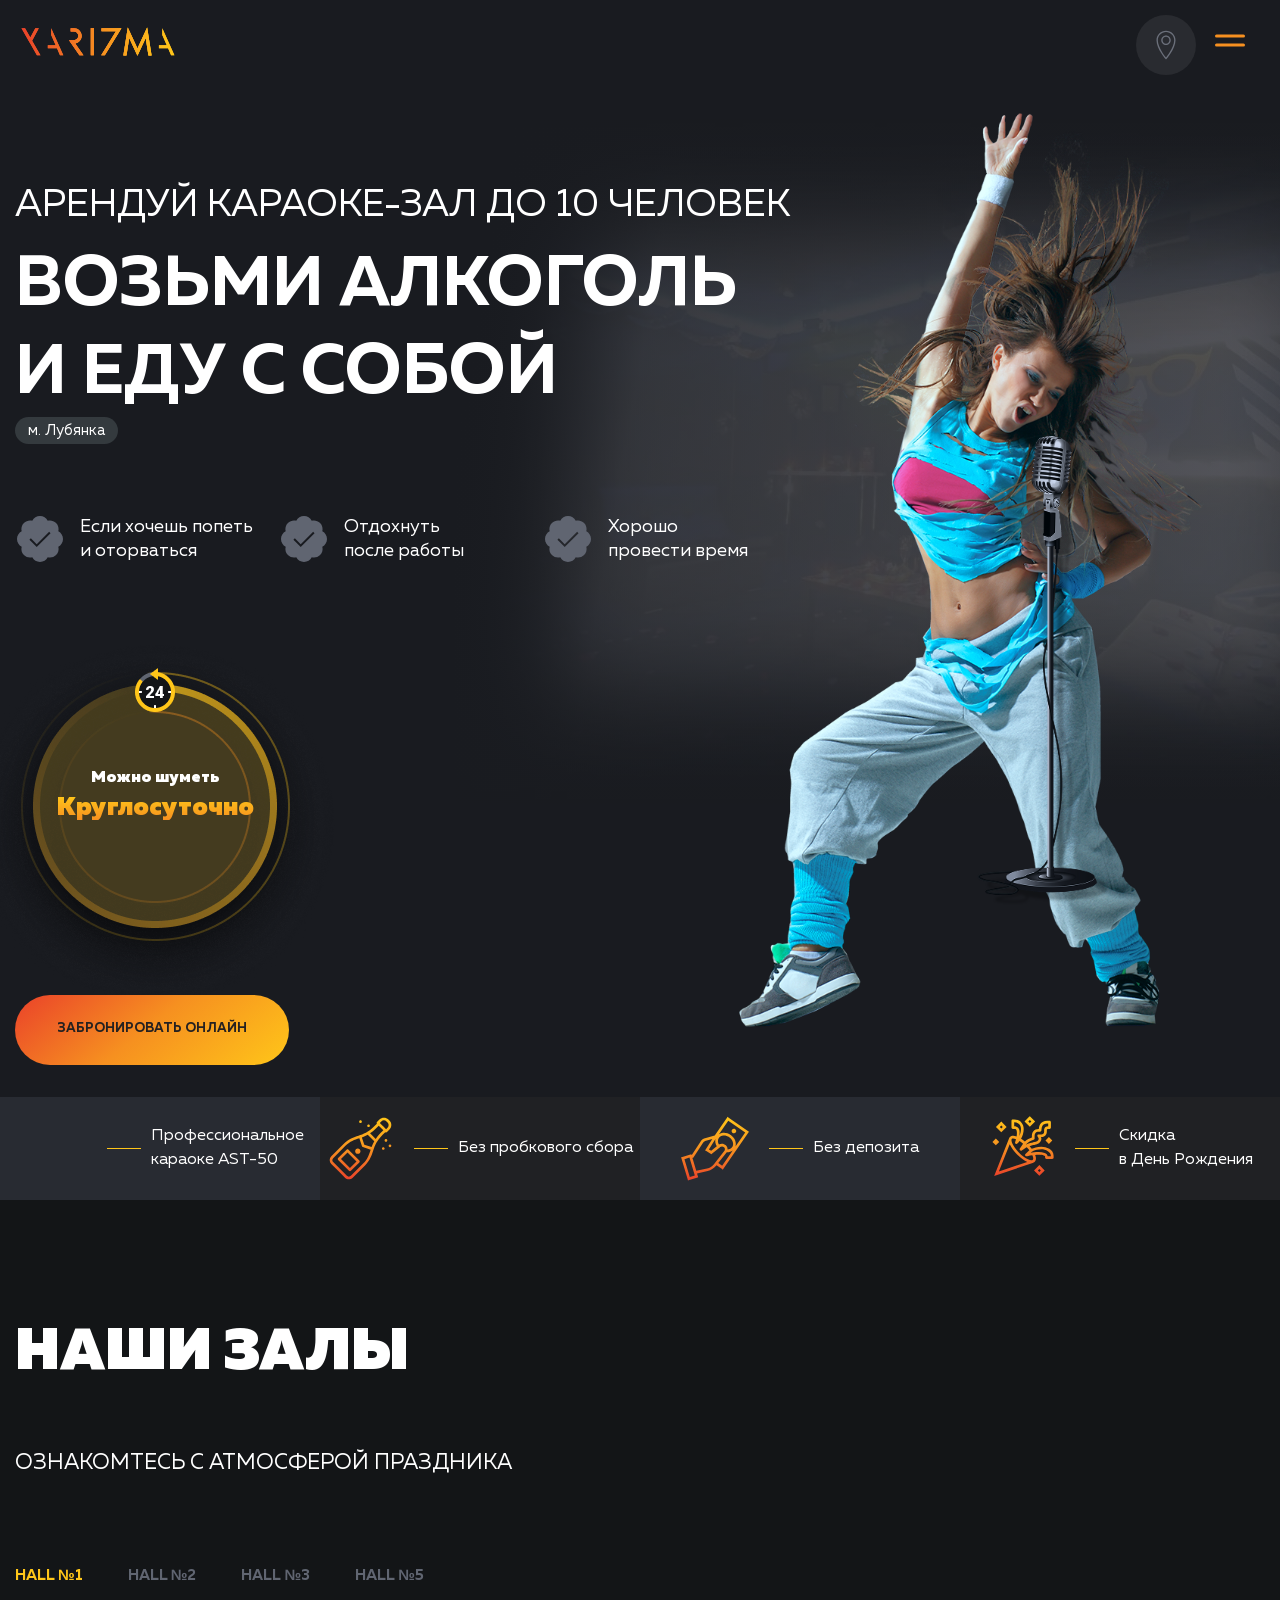
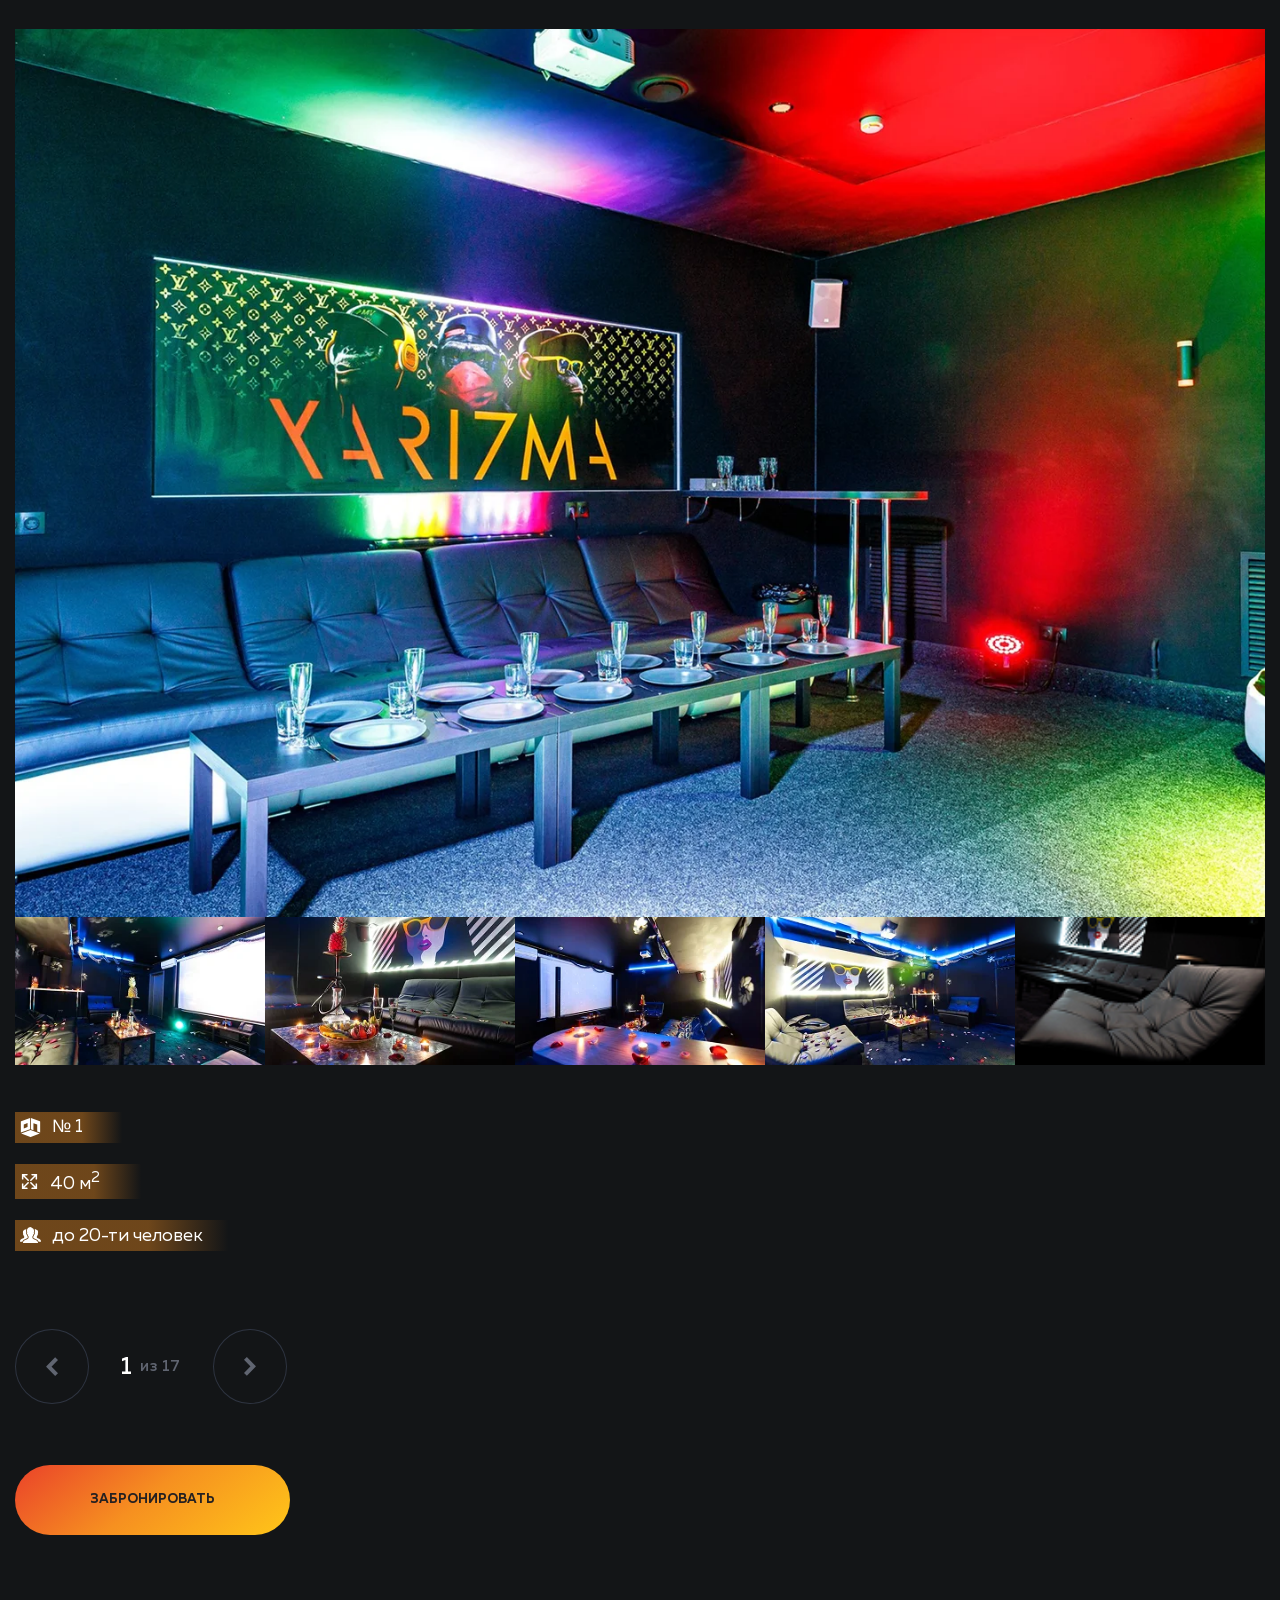
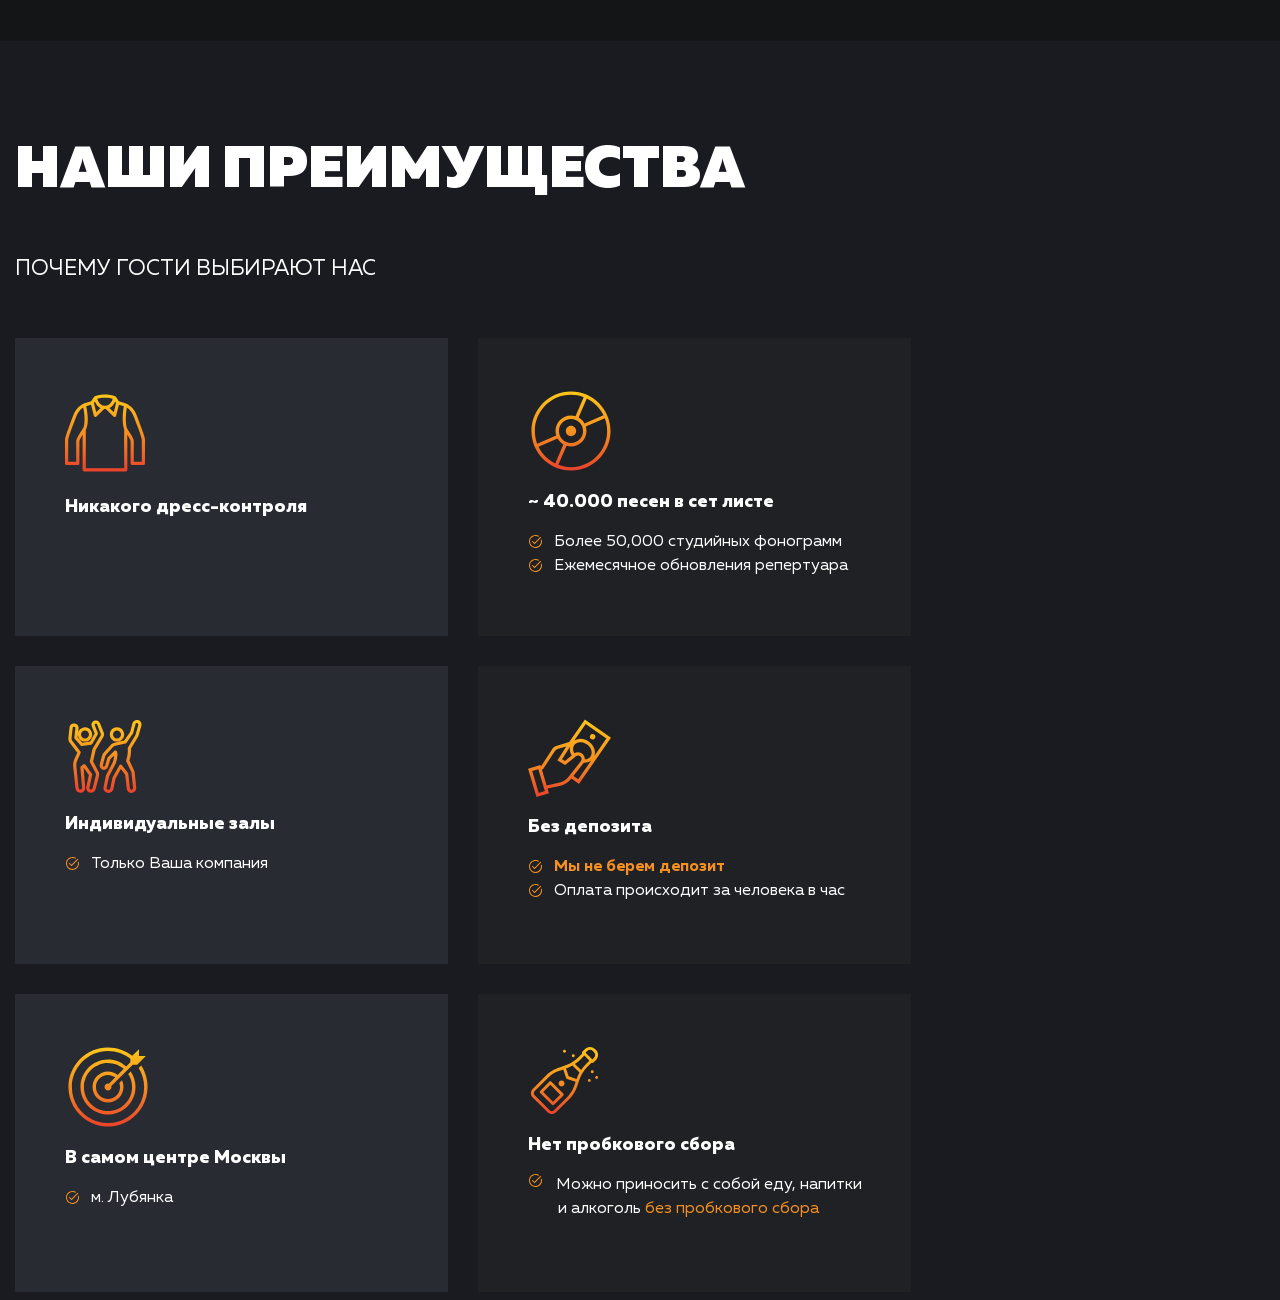
<file: index.html>
<!doctype html>
<html lang="ru" class="page">
	<head>
		<meta charset="UTF-8" />
		<meta name="viewport" content="width=device-width, initial-scale=1.0" />
		<meta
			name="description"
			content="Караоке-клуб YARIZMA: арендуйте залы до 10 человек, без пробкового сбора и депозита. Профессиональное караоке AST-50, скидки в День Рождения. М. Лубянка"
		/>
		<title>YARIZMA</title>
		<link rel="stylesheet" href="./css/index.css" />
		<link rel="shortcut icon" href="./icons/favicon.ico" type="image/x-icon" />
		<script type="module" src="./js/index.js"></script>
	</head>
	<body class="page__body">
		<header class="header">
			<div class="container header__container">
				<a href="#" class="header__logo-link"
					><img
						src="./icons/logo.svg"
						alt="Логотип клуба Xarizma"
            title="Yarizma"
						width="293"
						height="67"
						loading="lazy"
				/></a>
				<div class="header__info">
					<a href="tel:+380979709090" class="header__phone-link"
						><svg class="header__phone-ico" width="27" height="27">
							<use href="./icons/sprite.svg#phone"></use>
						</svg>
						+38 (097) 970-90-90</a
					><button
						class="header__location-btn header__location-btn--close"
						title="Открыть карту"
						aria-label="кнопка, которая открывает карту на точке м. Лубянка, ул. Сретенский переулок, 4"
						data-modal-button="location"
						data-modal-speed="300"
					>
						<svg class="header__location-ico" width="34" height="34">
							<use href="./icons/sprite.svg#location"></use></svg
						><span class="header__location-text">м. Лубянка</span>
					</button>
				</div>
				<div class="header__buttons-wrapper">
					<a
						class="header__button-rooms text-btn"
						href="#"
						title="Наши залы"
						aria-label="ссылка наши залы"
					>
						Наши залы</a
					><button
						class="header__button-buy text-btn"
						title="Забронировать"
						aria-label="кнопка забронировать"
						data-modal-button="buy"
						data-modal-speed="300"
					>
						Забронировать
					</button>
				</div>
				<div class="burger-menu__wrapper">
					<button class="burger-menu" title="Меню" aria-label="Открыть меню">
						<span class="burger-menu__line"></span
						><span class="burger-menu__line"></span></button
					><button
						class="burger__menu-cross"
						title="Закрыть"
						aria-label="Закрыть меню"
					>
						<img
							src="./icons/cross.svg"
							width="21"
							height="21"
							alt="Ораньжевый крестик, в виде кнопки, который закрывает бургер-меню"
							loading="lazy"
						/>
					</button>
				</div>
			</div>
		</header>
		<main class="main">
			<section class="hero">
				<div class="container hero__container">
					<div class="hero__img-decor">
						<picture>
							<source srcset="./images/hero_img-girl.webp" type="image/webp" />
							<img
								class="hero__img-img"
								src="./images/hero_img-girl.png"
								alt="Девушка, которая поёт караоке в караоке-клубе, держит в руках микрофон. Вся энергичная и очень весёлая. У неё имеется на лице макияж, одета она в голубые оттенки цветов одежды."
								width="700"
								height="1247"
								loading="lazy"
							/>
						</picture>
					</div>
					<p class="hero__text letter-sp-3">
						Арендуй Караоке-Зал до 10 человек
					</p>
					<h1 class="hero__title letter-sp-3">
						возьми алкоголь <span class="hero__title-nowrap">и еду с собой</span
						><strong class="hero__title-addrress letter-sp-3"
							>м. Лубянка</strong
						>
					</h1>
					<ul class="hero__benefits-list letter-sp-3">
						<li class="hero__benefits-element text-sm">
							Если хочешь попеть и оторваться
						</li>
						<li class="hero__benefits-element text-sm">
							Отдохнуть после работы
						</li>
						<li class="hero__benefits-element text-sm">
							Хорошо провести время
						</li>
					</ul>
					<div class="hero__content">
						<div class="hero__content-benefits">
							<div class="hero__button-wrapper">
								<button
									class="hero__btn-buy buy-btn letter-sp-5"
									title="Забронировать"
									aria-label="кнопка забронировать"
									data-modal-button="buy"
									data-modal-speed="300"
								>
									Забронировать онлайн
								</button>
								<p class="hero__content-text text-xxs">Листайте вниз</p>
							</div>
						</div>
						<div class="hero__content-information">
							<div class="hero__content-information__img-wrapper">
								<picture
									><source srcset="./images/tag.webp" type="image/webp" />
									<img
										class="hero__content-information-img"
										src="./images/tag.png"
										width="373"
										height="373"
										alt="Круглосуточное разрешение на шум"
										loading="lazy"
								/></picture>
								<p class="hero__content-information-img__text">
									Можно шуметь
									<span class="hero__content-information-img__text--accent"
										>Круглосуточно</span
									>
								</p>
							</div>
							<div class="hero__link-wrapper">
								<a
									class="hero__link text-xxs"
									href="https://web.telegram.org/a/#5429299529"
									title="Связаться с нами"
									target="_blank"
									rel="noopener"
									>Связаться с нами
									<svg class="hero__link-ico" width="35" height="35">
										<use href="icons/sprite.svg#telegram-ico"></use>
									</svg>
								</a>
							</div>
						</div>
					</div>
				</div>
				<div class="hero__content-characteristics">
					<ul class="hero__content-characteristics-list text-xl">
						<li class="hero__content-characteristics-item">
							<div class="hero__content-characteristics-wrapper">
								<svg
									class="hero__content-characteristics-ico"
									width="70"
									height="70"
								>
									<use href="./icons/icon_micro.svg"></use>
								</svg>
								<span class="hero__content-characteristics-line"></span>
							</div>
							<p class="hero__content-characteristics-text">
								<span class="top">Профессиональное</span>
								караоке AST-50
							</p>
						</li>
						<li class="hero__content-characteristics-item">
							<div class="hero__content-characteristics-wrapper">
								<svg
									class="hero__content-characteristics-ico"
									width="67"
									height="67"
								>
									<use href="./icons/sprite.svg#bottle-champagne-icon"></use>
								</svg>
								<span class="hero__content-characteristics-line"></span>
							</div>
							<p class="hero__content-characteristics-text">
								Без пробкового сбора
							</p>
						</li>
						<li class="hero__content-characteristics-item">
							<div class="hero__content-characteristics-wrapper">
								<svg
									class="hero__content-characteristics-ico"
									width="68"
									height="68"
								>
									<use href="./icons/sprite.svg#cash_hand"></use>
								</svg>
								<span class="hero__content-characteristics-line"></span>
							</div>
							<p class="hero__content-characteristics-text">Без депозита</p>
						</li>
						<li class="hero__content-characteristics-item">
							<div class="hero__content-characteristics-wrapper">
								<svg
									class="hero__content-characteristics-ico"
									width="68"
									height="68"
								>
									<use
										class="hero__content-characteristics-img"
										href="./icons/sprite.svg#confetti-ico"
									></use>
								</svg>
								<span class="hero__content-characteristics-line"></span>
							</div>
							<p class="hero__content-characteristics-text">
								<span class="top">Скидка </span>
								в День Рождения
							</p>
						</li>
					</ul>
				</div>
			</section>
			<section class="our__gyms">
				<div class="our__gyms-container container">
					<div class="our__gyms-content">
						<h2 class="our__gyms-title title-xxl">Наши залы</h2>
						<p class="our__gyms-text text-xxl">
							Ознакомтесь с атмосферой праздника
						</p>
						<div class="our__gyms-content__main-information">
							<div class="our__gyms-halls">
								<div class="our__gyms-halls__list" data-sizes="list">
									<button
										class="text-xxxl our__gyms-halls__text our__gyms-halls__text-selected"
										aria-label="Выбрать слайд"
										title="Hall 1"
										data-sizes="button"
									>
										Hall №1
									</button>
									<button
										class="text-xxxl our__gyms-halls__text"
										aria-label="Выбрать слайд"
										title="Hall 2"
										data-sizes="button"
									>
										Hall №2
									</button>
									<button
										class="text-xxxl our__gyms-halls__text"
										aria-label="Выбрать слайд"
										title="Hall 3"
										data-sizes="button"
									>
										Hall №3
									</button>
									<button
										class="text-xxxl our__gyms-halls__text"
										aria-label="Выбрать слайд"
										title="Hall 5"
										data-sizes="button"
									>
										Hall №5
									</button>
								</div>
								<div class="our__gyms-wrapper__swiper">
									<div
										class="our__gyms-swiper__wrapper our__gyms-swiper__wrapper--active"
									>
										<div class="our__gyms-img__main">
											<picture>
												<source
													srcset="./images/our-gyms/main-img__our-gyms.webp"
													type="image/webp"
												/>
												<img
													class="our__gyms-img__main-img"
													src="./images/our-gyms/main-img__our-gyms.png"
													alt="Зал для караоке с неоновым логотипом „YARIZMA“ "
													width="1407"
													height="832"
													loading="lazy"
												/>
											</picture>
										</div>
										<footer class="our__gyms-img__other">
											<picture class="our-gyms__other-picture">
												<source
													srcset="./images/our-gyms/our-gyms__img1.webp"
													type="image/webp"
												/>
												<img
													class="our-gyms__other-img"
													src="./images/our-gyms/our-gyms__img1.png"
													alt="Вип-комната с домашним кинотеатром и неоновой подсветкой."
													width="281"
													height="168"
													loading="lazy"
												/>
											</picture>
											<picture class="our-gyms__other-picture">
												<source
													srcset="./images/our-gyms/our-gyms__img2.webp"
													type="image/webp"
												/>
												<img
													class="our-gyms__other-img"
													src="./images/our-gyms/our-gyms__img2.png"
													alt="Интерьер вип-комнаты с кальяном и фруктами на столе."
													width="282"
													height="168"
													loading="lazy"
												/>
											</picture>
											<picture class="our-gyms__other-picture">
												<source
													srcset="./images/our-gyms/our-gyms__img3.webp"
													type="image/webp"
												/>
												<img
													class="our-gyms__other-img"
													src="./images/our-gyms/our-gyms__img3.png"
													alt="Комната с проекционным экраном и кожаными креслами."
													width="282"
													height="168"
													loading="lazy"
												/>
											</picture>
											<picture class="our-gyms__other-picture">
												<source
													srcset="./images/our-gyms/our-gyms__img4.webp"
													type="image/webp"
												/>
												<img
													class="our-gyms__other-img"
													src="./images/our-gyms/our-gyms__img4.png"
													alt="Круговой стол с свечами в вип-комнате с неоновой подсветкой."
													width="282"
													height="168"
													loading="lazy"
												/>
											</picture>
											<picture class="our-gyms__other-picture">
												<source
													srcset="./images/our-gyms/our-gyms__img5.webp"
													type="image/webp"
												/>
												<img
													class="our-gyms__other-img"
													src="./images/our-gyms/our-gyms__img5.png"
													alt="Вип-комната с кожаным диваном и настенным декором."
													width="282"
													height="168"
													loading="lazy"
												/>
											</picture>
										</footer>
									</div>
									<div class="our__gyms-swiper__wrapper">
										<div class="our__gyms-img__main">
											<picture>
												<source
													srcset="./images/our-gyms/our-gyms__img1.webp"
													type="image/webp"
												/>
												<img
													class="our__gyms-img__main-img"
													src="./images/our-gyms/our-gyms__img1.png"
													alt="Зал для караоке с неоновым логотипом „YARIZMA“"
													width="1407"
													height="832"
													loading="lazy"
												/>
											</picture>
										</div>
										<footer class="our__gyms-img__other">
											<picture class="our-gyms__other-picture">
												<source
													srcset="./images/our-gyms/main-img__our-gyms.webp"
													type="image/webp"
												/>
												<img
													class="our-gyms__other-img"
													src="./images/our-gyms/main-img__our-gyms.png"
													alt="Вип-комната с домашним кинотеатром и неоновой подсветкой."
													width="281"
													height="168"
													loading="lazy"
												/>
											</picture>
											<picture class="our-gyms__other-picture">
												<source
													srcset="./images/our-gyms/our-gyms__img2.webp"
													type="image/webp"
												/>
												<img
													class="our-gyms__other-img"
													src="./images/our-gyms/our-gyms__img2.png"
													alt="Интерьер вип-комнаты с кальяном и фруктами на столе."
													width="282"
													height="168"
													loading="lazy"
												/>
											</picture>
											<picture class="our-gyms__other-picture">
												<source
													srcset="./images/our-gyms/our-gyms__img3.webp"
													type="image/webp"
												/>
												<img
													class="our-gyms__other-img"
													src="./images/our-gyms/our-gyms__img3.png"
													alt="Комната с проекционным экраном и кожаными креслами."
													width="282"
													height="168"
													loading="lazy"
												/>
											</picture>
											<picture class="our-gyms__other-picture">
												<source
													srcset="./images/our-gyms/our-gyms__img4.webp"
													type="image/webp"
												/>
												<img
													class="our-gyms__other-img"
													src="./images/our-gyms/our-gyms__img4.png"
													alt="Круговой стол с свечами в вип-комнате с неоновой подсветкой."
													width="282"
													height="168"
													loading="lazy"
												/>
											</picture>
											<picture class="our-gyms__other-picture">
												<source
													srcset="./images/our-gyms/our-gyms__img5.webp"
													type="image/webp"
												/>
												<img
													class="our-gyms__other-img"
													src="./images/our-gyms/our-gyms__img5.png"
													alt="Вип-комната с кожаным диваном и настенным декором."
													width="282"
													height="168"
													loading="lazy"
												/>
											</picture>
										</footer>
									</div>
									<div class="our__gyms-swiper__wrapper">
										<div class="our__gyms-img__main">
											<picture>
												<source
													srcset="./images/our-gyms/our-gyms__img2.webp"
													type="image/webp"
												/>
												<img
													class="our__gyms-img__main-img"
													src="./images/our-gyms/our-gyms__img2.png"
													alt="Зал для караоке с неоновым логотипом „YARIZMA“ "
													width="1407"
													height="832"
													loading="lazy"
												/>
											</picture>
										</div>
										<footer class="our__gyms-img__other">
											<picture class="our-gyms__other-picture">
												<source
													srcset="./images/our-gyms/our-gyms__img1.webp"
													type="image/webp"
												/>
												<img
													class="our-gyms__other-img"
													src="./images/our-gyms/our-gyms__img1.png"
													alt="Вип-комната с домашним кинотеатром и неоновой подсветкой."
													width="281"
													height="168"
													loading="lazy"
												/>
											</picture>
											<picture class="our-gyms__other-picture">
												<source
													srcset="./images/our-gyms/main-img__our-gyms.webp"
													type="image/webp"
												/>
												<img
													class="our-gyms__other-img"
													src="./images/our-gyms/main-img__our-gyms.png"
													alt="Интерьер вип-комнаты с кальяном и фруктами на столе."
													width="282"
													height="168"
													loading="lazy"
												/>
											</picture>
											<picture class="our-gyms__other-picture">
												<source
													srcset="./images/our-gyms/our-gyms__img3.webp"
													type="image/webp"
												/>
												<img
													class="our-gyms__other-img"
													src="./images/our-gyms/our-gyms__img3.png"
													alt="Комната с проекционным экраном и кожаными креслами."
													width="282"
													height="168"
													loading="lazy"
												/>
											</picture>
											<picture class="our-gyms__other-picture">
												<source
													srcset="./images/our-gyms/our-gyms__img4.webp"
													type="image/webp"
												/>
												<img
													class="our-gyms__other-img"
													src="./images/our-gyms/our-gyms__img4.png"
													alt="Круговой стол с свечами в вип-комнате с неоновой подсветкой."
													width="282"
													height="168"
													loading="lazy"
												/>
											</picture>
											<picture class="our-gyms__other-picture">
												<source
													srcset="./images/our-gyms/our-gyms__img5.webp"
													type="image/webp"
												/>
												<img
													class="our-gyms__other-img"
													src="./images/our-gyms/our-gyms__img5.png"
													alt="Вип-комната с кожаным диваном и настенным декором."
													width="282"
													height="168"
													loading="lazy"
												/>
											</picture>
										</footer>
									</div>
									<div class="our__gyms-swiper__wrapper">
										<div class="our__gyms-img__main">
											<picture>
												<source
													srcset="./images/our-gyms/our-gyms__img5.webp"
													type="image/webp"
												/>
												<img
													class="our__gyms-img__main-img"
													src="./images/our-gyms/our-gyms__img5.png"
													alt="Зал для караоке с неоновым логотипом „YARIZMA“ "
													width="1407"
													height="832"
													loading="lazy"
												/>
											</picture>
										</div>
										<footer class="our__gyms-img__other">
											<picture class="our-gyms__other-picture">
												<source
													srcset="./images/our-gyms/our-gyms__img1.webp"
													type="image/webp"
												/>
												<img
													class="our-gyms__other-img"
													src="./images/our-gyms/our-gyms__img1.png"
													alt="Вип-комната с домашним кинотеатром и неоновой подсветкой."
													width="281"
													height="168"
													loading="lazy"
												/>
											</picture>
											<picture class="our-gyms__other-picture">
												<source
													srcset="./images/our-gyms/our-gyms__img2.webp"
													type="image/webp"
												/>
												<img
													class="our-gyms__other-img"
													src="./images/our-gyms/our-gyms__img2.png"
													alt="Интерьер вип-комнаты с кальяном и фруктами на столе."
													width="282"
													height="168"
													loading="lazy"
												/>
											</picture>
											<picture class="our-gyms__other-picture">
												<source
													srcset="./images/our-gyms/our-gyms__img3.webp"
													type="image/webp"
												/>
												<img
													class="our-gyms__other-img"
													src="./images/our-gyms/our-gyms__img3.png"
													alt="Комната с проекционным экраном и кожаными кресла ми."
													width="282"
													height="168"
													loading="lazy"
												/>
											</picture>
											<picture class="our-gyms__other-picture">
												<source
													srcset="./images/our-gyms/our-gyms__img4.webp"
													type="image/webp"
												/>
												<img
													class="our-gyms__other-img"
													src="./images/our-gyms/our-gyms__img4.png"
													alt="Круговой стол с свечами в вип-комнате с неоновой подсветкой."
													width="282"
													height="168"
													loading="lazy"
												/>
											</picture>
											<picture class="our-gyms__other-picture">
												<source
													srcset="./images/our-gyms/main-img__our-gyms.webp"
													type="image/webp"
												/>
												<img
													class="our-gyms__other-img"
													src="./images/our-gyms/main-img__our-gyms.png"
													alt="Вип-комната с кожаным диваном и настенным декором."
													width="282"
													height="168"
													loading="lazy"
												/>
											</picture>
										</footer>
									</div>
								</div>
							</div>
							<div class="our__gyms-information">
								<ul
									class="our__gyms-information-list letter-sp-5 our__gyms-information-list--active"
								>
									<li class="our__gyms-information-item">
										<p class="our__gyms-information-text">№ 1</p>
									</li>
									<li class="our__gyms-information-item">
										<p class="our__gyms-information-text">40 м<sup>2</sup></p>
									</li>
									<li class="our__gyms-information-item">
										<p class="our__gyms-information-text">до 20-ти человек</p>
									</li>
								</ul>
								<div class="our__gyms-buttons our__gyms-buttons--active">
									<button
										class="our__gyms-buttons__btn_left our__gyms-button"
										aria-label="Кнопка влево"
										title="Влево"
									>
										<svg
											class="our__gyms-buttons-arrow-right our__gyms-buttons-arrow"
											width="12"
											height="19"
										>
											<use href="icons/sprite.svg#arrow"></use>
										</svg>
									</button>
									<p class="our__gyms-buttons-numbers">
										<span class="our__gyms-accent">1</span> из 17
									</p>
									<button
										class="our__gyms-buttons__btn_right our__gyms-button"
										aria-label="Кнопка вправо"
										title="Вправо"
									>
										<svg
											class="our__gyms-buttons-arrow-right our__gyms-buttons-arrow"
											width="12"
											height="19"
										>
											<use href="icons/sprite.svg#arrow"></use>
										</svg>
									</button>
								</div>
								<ul class="our__gyms-information-list letter-sp-5">
									<li class="our__gyms-information-item">
										<p class="our__gyms-information-text">№ 2</p>
									</li>
									<li class="our__gyms-information-item">
										<p class="our__gyms-information-text">80 м<sup>2</sup></p>
									</li>
									<li class="our__gyms-information-item">
										<p class="our__gyms-information-text">до 50-ти человек</p>
									</li>
								</ul>
								<div class="our__gyms-buttons">
									<button
										class="our__gyms-buttons__btn_left our__gyms-button"
										aria-label="Кнопка влево"
										title="Влево"
									>
										<svg
											class="our__gyms-buttons-arrow-right our__gyms-buttons-arrow"
											width="12"
											height="19"
										>
											<use href="icons/sprite.svg#arrow"></use>
										</svg>
									</button>
									<p class="our__gyms-buttons-numbers">
										<span class="our__gyms-accent">2</span> из 17
									</p>
									<button
										class="our__gyms-buttons__btn_right our__gyms-button"
										aria-label="Кнопка вправо"
										title="Вправо"
									>
										<svg
											class="our__gyms-buttons-arrow-right our__gyms-buttons-arrow"
											width="12"
											height="19"
										>
											<use href="icons/sprite.svg#arrow"></use>
										</svg>
									</button>
								</div>
								<ul class="our__gyms-information-list letter-sp-5">
									<li class="our__gyms-information-item">
										<p class="our__gyms-information-text">№ 3</p>
									</li>
									<li class="our__gyms-information-item">
										<p class="our__gyms-information-text">60 м<sup>2</sup></p>
									</li>
									<li class="our__gyms-information-item">
										<p class="our__gyms-information-text">до 60-ти человек</p>
									</li>
								</ul>
								<div class="our__gyms-buttons">
									<button
										class="our__gyms-buttons__btn_left our__gyms-button"
										aria-label="Кнопка влево"
										title="Влево"
									>
										<svg
											class="our__gyms-buttons-arrow-right our__gyms-buttons-arrow"
											width="12"
											height="19"
										>
											<use href="icons/sprite.svg#arrow"></use>
										</svg>
									</button>
									<p class="our__gyms-buttons-numbers">
										<span class="our__gyms-accent">1</span> из 17
									</p>
									<button
										class="our__gyms-buttons__btn_right our__gyms-button"
										aria-label="Кнопка вправо"
										title="Вправо"
									>
										<svg
											class="our__gyms-buttons-arrow-right our__gyms-buttons-arrow"
											width="12"
											height="19"
										>
											<use href="icons/sprite.svg#arrow"></use>
										</svg>
									</button>
								</div>
								<ul class="our__gyms-information-list letter-sp-5">
									<li class="our__gyms-information-item">
										<p class="our__gyms-information-text">№ 5</p>
									</li>
									<li class="our__gyms-information-item">
										<p class="our__gyms-information-text">100 м<sup>2</sup></p>
									</li>
									<li class="our__gyms-information-item">
										<p class="our__gyms-information-text">до 100-та человек</p>
									</li>
								</ul>
								<div class="our__gyms-buttons">
									<button
										class="our__gyms-buttons__btn_left our__gyms-button"
										aria-label="Кнопка влево"
										title="Влево"
									>
										<svg
											class="our__gyms-buttons-arrow-right our__gyms-buttons-arrow"
											width="12"
											height="19"
										>
											<use href="icons/sprite.svg#arrow"></use>
										</svg>
									</button>
									<p class="our__gyms-buttons-numbers">
										<span class="our__gyms-accent">5</span> из 17
									</p>
									<button
										class="our__gyms-buttons__btn_right our__gyms-button"
										aria-label="Кнопка вправо"
										title="Вправо"
									>
										<svg
											class="our__gyms-buttons-arrow-right our__gyms-buttons-arrow"
											width="12"
											height="19"
										>
											<use href="icons/sprite.svg#arrow"></use>
										</svg>
									</button>
								</div>
							</div>
							<button
								class="our__gyms__btn-buy buy-btn letter-sp-5"
								title="Забронировать"
								aria-label="кнопка забронировать"
								data-modal-button="buy"
								data-modal-speed="300"
							>
								Забронировать
							</button>
						</div>
					</div>
				</div>
			</section>
			<section class="benefits">
				<div class="benefits__container container">
					<h2 class="benefits__title title-xxl">
						<span class="top">наши</span>Преимущества
					</h2>
					<p class="benefits__main-text text-xxl">Почему гости выбирают нас</p>
					<div class="benefits__wrapper">
						<ul class="benefits__list letter-sp-3">
							<li class="benefits__item">
								<header class="benefits__item-header benefits__item-header-1">
									<svg class="benefits__icon" width="80" height="80">
										<use href="./icons/sprite.svg#t-shirt"></use>
									</svg>
									<p class="benefits__text">
										Никакого дресс-<span class="bottom">контроля</span>
									</p>
								</header>
							</li>
							<li class="benefits__item">
								<header class="benefits__item-header benefits__item-header-2">
									<svg class="benefits__icon" width="86" height="86">
										<use href="./icons/sprite.svg#icon-cd"></use>
									</svg>
								</header>
								<footer class="benefits__item-footer">
									<p class="benefits__text">~ 40.000 песен в сет листе</p>
									<ul class="benefits__list-benefits lh-24 letter-sp-3">
										<li class="benefits__list-benefits__item">
											Более 50,000 студийных фонограмм
										</li>
										<li class="benefits__list-benefits__item">
											Ежемесячное обновления репертуара
										</li>
									</ul>
								</footer>
							</li>
							<li class="benefits__item">
								<header class="benefits__item-header">
									<svg class="benefits__icon" width="80" height="80">
										<use href="./icons/sprite.svg#icon-people"></use>
									</svg>
								</header>
								<footer class="benefits__item-footer">
									<p class="benefits__text">Индивидуальные залы</p>
									<ul class="benefits__list-benefits lh-24 letter-sp-3">
										<li class="benefits__list-benefits__item">
											Только Ваша компания
										</li>
									</ul>
								</footer>
							</li>
							<li class="benefits__item">
								<header class="benefits__item-header">
									<svg class="benefits__icon" width="83" height="83">
										<use href="./icons/sprite.svg#cash_hand"></use>
									</svg>
								</header>
								<footer class="benefits__item-footer">
									<p class="benefits__text">Без депозита</p>
									<ul class="benefits__list-benefits letter-sp-3 lh-24">
										<li class="benefits__list-benefits__item">
											<strong class="accent">Мы не берем депозит</strong>
										</li>
										<li class="benefits__list-benefits__item">
											Оплата происходит за человека в час
										</li>
									</ul>
								</footer>
							</li>
							<li class="benefits__item">
								<header class="benefits__item-header">
									<svg class="benefits__icon" width="86" height="86">
										<use href="./icons/sprite.svg#target-ico"></use>
									</svg>
								</header>
								<footer class="benefits__item-footer">
									<p class="benefits__text">В самом центре Москвы</p>
									<ul class="benefits__list-benefits lh-24 letter-sp-3">
										<li class="benefits__list-benefits__item">м. Лубянка</li>
									</ul>
								</footer>
							</li>
							<li class="benefits__item">
								<header class="benefits__item-header">
									<svg class="benefits__icon" width="73" height="73">
										<use href="./icons/sprite.svg#bottle-champagne-icon"></use>
									</svg>
								</header>
								<footer class="benefits__item-footer benefits__item-footer--allowance">
									<p class="benefits__text">Нет пробкового сбора</p>
									<ul class="benefits__list-benefits lh-24 letter-sp-3">
										<li
											class="benefits__list-benefits__item benefits__list-benefits__item benefits__list-benefits__item--allowance"
										>
											Можно приносить с собой еду, напитки
											<span class="benefits__list-benefits__item-sentence"
												>и алкоголь
												<span class="accent">без пробкового сбора</span></span
											>
										</li>
									</ul>
								</footer>
							</li>
						</ul>
						<!-- <div class="benefits__img-wrapper">
              <picture>
                <source srcset="./images/benefits/benefits__microphone.webp" type="image/webp">
                <img class="benefits__img-img" src="./images/benefits/benefits__microphone.png"
                width="450" height="684" alt="Декоративное изображение винтажного микрофона на тёмном фоне">
              </picture>
            </div> -->
					</div>
				</div>
			</section>
		</main>
		<div class="modal">
			<div class="modal__window modal__location" data-modal-window="location">
				<button
					class="modal__close modal__close-location"
					title="Закрыть"
					aria-label="Закрыть"
					data-modal-close
				>
					<svg width="24" height="24">
						<use href="./icons/sprite.svg#cross"></use>
					</svg>
				</button>
				<div class="modal__content modal__location-content">
					<h3 class="modal__title-location">
						м. Лубянка, ул. Сретенский переулок, 4
					</h3>
					<iframe
						src="https://yandex.ru/map-widget/v1/?um=constructor%3Af7cb417d0a17e6e0592507b84cc55d9c9ef007acceadc57f87f442175ed93447&amp;source=constructor"
						width="500"
						height="400"
						title="Карта"
					></iframe>
				</div>
			</div>
			<div class="modal__window modal__buy" data-modal-window="buy">
				<button
					class="modal__close modal__close-buy"
					title="Закрыть"
					aria-label="Закрыть"
					data-modal-close
				>
					<svg width="24" height="24">
						<use href="./icons/sprite.svg#cross"></use>
					</svg>
				</button>
				<div class="modal__content modal__buy-content">
					<form class="modal__form">
						<fieldset class="modal__form-wrapper">
							<legend class="modal__form-title">
								Забронировать место ОНЛАЙН
							</legend>
							<label class="modal__form-label" for="name"
								><input
									name="name"
									type="text"
									placeholder="Введите своё имя" /></label
							><label class="modal__form-label" for="number"
								><input
									name="number"
									type="number"
									placeholder="Введите свой телефон" /></label
							><label class="modal__form-label" for="email"
								><input
									name="email"
									type="email"
									placeholder="Введите свой email"
							/></label>
						</fieldset>
						<button class="modal__form-btn" type="submit">Забронировать</button>
					</form>
				</div>
			</div>
		</div>
	</body>
</html>
</file>
<file: css/index.css>
/* base */

@import "./base/globals.css";
@import "./base/vars.css";
@import "./base/normalize.css";
@import "./base/fonts.css";

/* blocks */

@import "./blocks/header.css";
@import "./blocks/modal.css";
@import "./blocks/modal__location.css";
@import "./blocks/modal__buy.css";
@import "./blocks/burger-menu.css";
@import "./blocks/hero.css";
@import "./blocks/our-gyms.css";
@import "./blocks/benefits.css";
</file>
